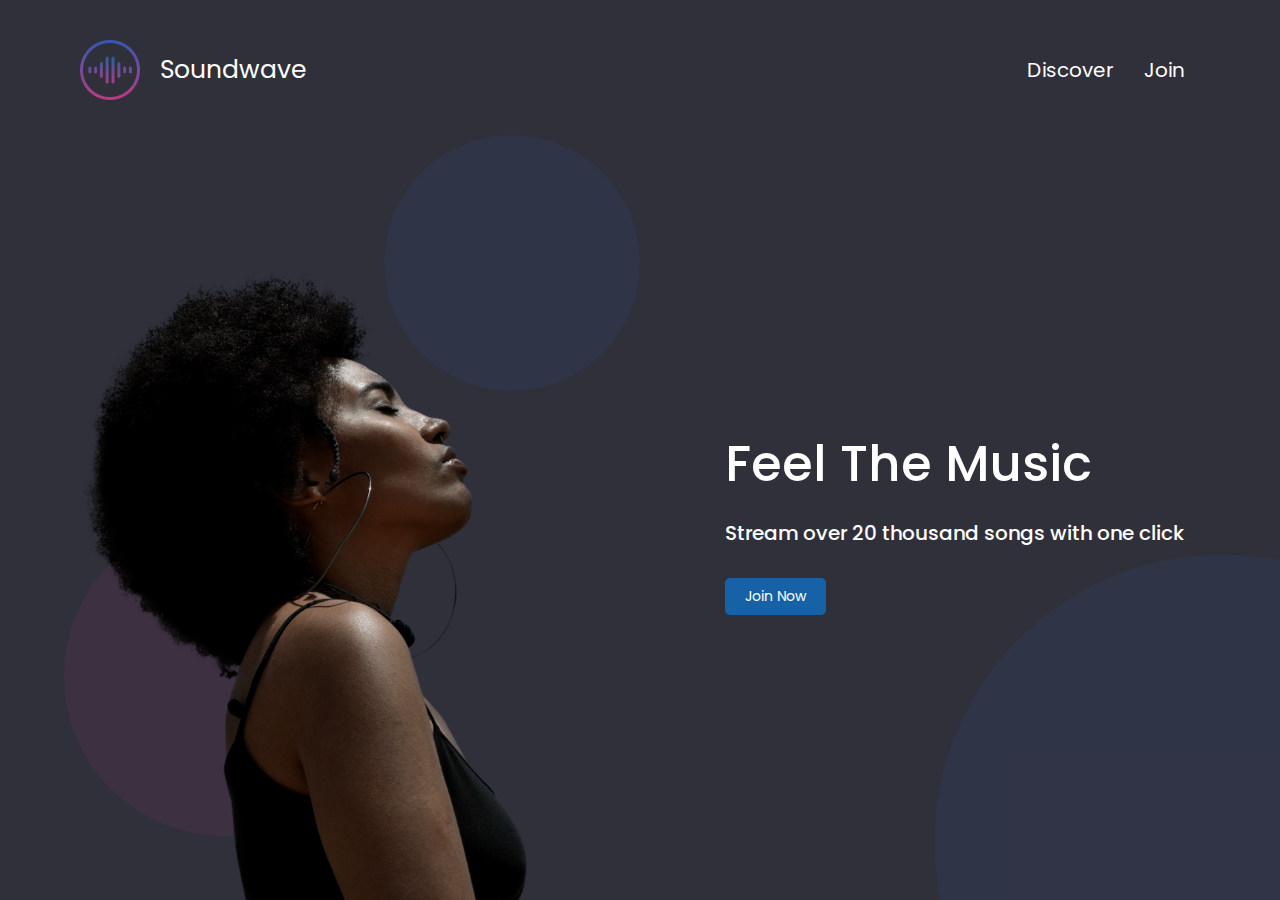
<file: index.html>
<!DOCTYPE html>
<html lang="en">
  <head>
    <meta charset="UTF-8" />
    <meta name="viewport" content="width=device-width, initial-scale=1.0" />
    <link rel="stylesheet" href="Resources/css/style.css" />
    <link rel="stylesheet" href="Resources/css/index.css" />
    <link rel="stylesheet" href="Resources/css/queries.css" />
    <title>Soundwave</title>
  </head>
  <body class="container full-height-grow">
    <header class="main-header">
      <a href="/" class="brand-logo">
        <img src="Resources/img/logo.png" alt="Logo" />
        <div class="brand-logo-name">Soundwave</div></a
      >
      <nav class="main-nav">
        <ul>
          <li><a href="discover.html">Discover</a></li>
          <li><a href="join.html">Join</a></li>
        </ul>
      </nav>
    </header>
    <section class="home-main-section">
      <div class="img-wrapper">
        <div class="lady-image"></div>
      </div>
      <div class="call-to-action">
        <h1 class="title">Feel The Music</h1>
        <span class="subtitle"
          >Stream over 20 thousand songs with one click</span
        >
        <a href="join.html" class="btn">Join Now</a>
      </div>
    </section>
    <div class="home-page-circle-1"></div>
    <div class="home-page-circle-2"></div>
    <div class="home-page-circle-3"></div>
  </body>
</html>
</file>
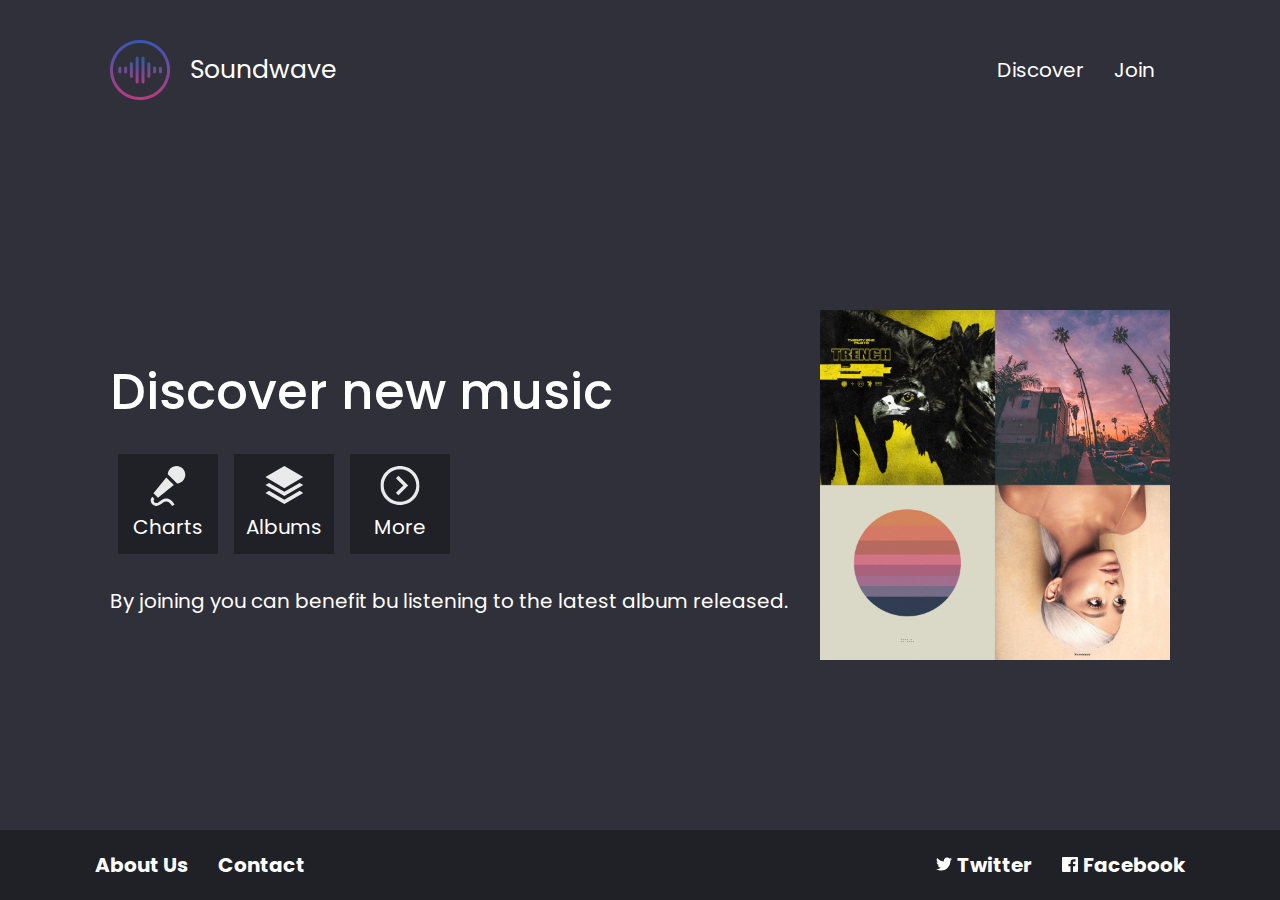
<file: discover.html>
<!DOCTYPE html>
<html lang="en">
  <head>
    <meta charset="UTF-8" />
    <meta name="viewport" content="width=device-width, initial-scale=1.0" />
    <link rel="stylesheet" href="Resources/css/style.css" />
    <link rel="stylesheet" href="Resources/css/discover.css" />
    <link rel="stylesheet" href="Resources/css/queries.css" />
    <title>Soundwave - Discover</title>
  </head>
  <body class="full-height-grow">
    <div class="container full-height-grow">
      <header class="main-header">
        <a href="/" class="brand-logo">
          <img src="Resources/img/logo.png" alt="Logo" />
          <div class="brand-logo-name">Soundwave</div></a
        >
        <nav class="main-nav">
          <ul>
            <li><a href="discover.html">Discover</a></li>
            <li><a href="join.html">Join</a></li>
          </ul>
        </nav>
      </header>
      <section class="discover-main-section">
        <div class="call-to-action">
          <h1 class="title">Discover new music</h1>
          <div class="icon-section">
            <div class="icon">
              <img src="Resources/img/microphone.svg" alt="microphone" />Charts
            </div>
            <div class="icon">
              <img src="Resources/img/albums.svg" alt="albums" />Albums
            </div>
            <div class="icon">
              <img src="Resources/img/more.svg" alt="more" />More
            </div>
          </div>
          By joining you can benefit bu listening to the latest album released.
        </div>
        <img class="covers-image" src="Resources/img/covers.jpg" alt="covers" />
      </section>
    </div>
    <footer class="main-footer">
      <div class="container">
        <nav class="footer-nav">
          <ul>
            <li><a href="#">About Us</a></li>
            <li><a href="#">Contact</a></li>
          </ul>
        </nav>
        <nav class="footer-nav">
          <ul>
            <li>
              <a
                target="_blank"
                rel="noopener noreferrer"
                href="https://twitter.com/"
                class="social-link"
              >
                <img src="Resources/img/twitter.svg" alt="" />Twitter</a
              >
            </li>
            <li>
              <a
                target="_blank"
                rel="noopener noreferrer"
                href="https://www.facebook.com/"
                class="social-link"
              >
                <img src="Resources/img/facebook.svg" alt="" />Facebook</a
              >
            </li>
          </ul>
        </nav>
      </div>
    </footer>
  </body>
</html>
</file>
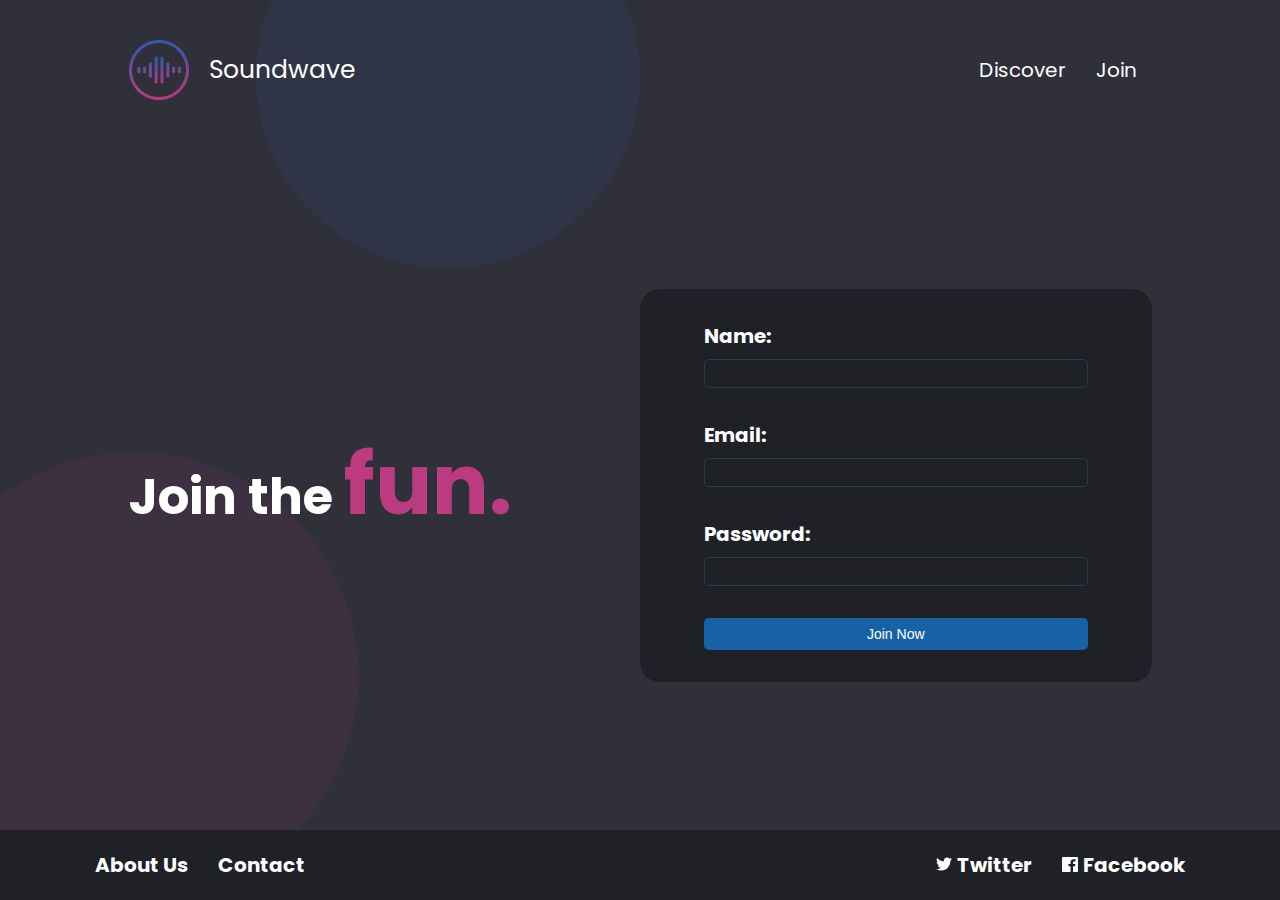
<file: join.html>
<!DOCTYPE html>
<html lang="en">
  <head>
    <meta charset="UTF-8" />
    <meta name="viewport" content="width=device-width, initial-scale=1.0" />
    <link rel="stylesheet" href="Resources/css/style.css" />
    <link rel="stylesheet" href="Resources/css/join.css" />
    <link rel="stylesheet" href="Resources/css/queries.css" />
    <title>Soundwave - Join</title>
  </head>
  <body class="full-height-grow">
    <div class="container full-height-grow">
      <header class="main-header">
        <a href="/" class="brand-logo">
          <img src="Resources/img/logo.png" alt="Logo" />
          <div class="brand-logo-name">Soundwave</div></a
        >
        <nav class="main-nav">
          <ul>
            <li><a href="discover.html">Discover</a></li>
            <li><a href="join.html">Join</a></li>
          </ul>
        </nav>
      </header>
      <section class="join-main-section">
        <h1 class="join-text">
          Join the
          <span class="accent-text">fun.</span>
        </h1>
        <form class="join-form">
          <div class="input-group">
            <label>Name:</label>
            <input type="text" />
          </div>
          <div class="input-group">
            <label>Email:</label>
            <input type="email" />
          </div>
          <div class="input-group">
            <label>Password:</label>
            <input type="password " />
          </div>
          <div class="input-group">
            <button type="button" class="btn">Join Now</button>
          </div>
        </form>
      </section>
    </div>
    <div class="join-page-circle-1"></div>
    <div class="join-page-circle-2"></div>

    <footer class="main-footer">
      <div class="container">
        <nav class="footer-nav">
          <ul>
            <li><a href="#">About Us</a></li>
            <li><a href="#">Contact</a></li>
          </ul>
        </nav>
        <nav class="footer-nav">
          <ul>
            <li>
              <a
                target="_blank"
                rel="noopener noreferrer"
                href="https://twitter.com/"
                class="social-link"
              >
                <img src="Resources/img/twitter.svg" alt="" />Twitter</a
              >
            </li>
            <li>
              <a
                target="_blank"
                rel="noopener noreferrer"
                href="https://www.facebook.com/"
                class="social-link"
              >
                <img src="Resources/img/facebook.svg" alt="" />Facebook</a
              >
            </li>
          </ul>
        </nav>
      </div>
    </footer>
  </body>
</html>
</file>
<file: Resources/css/style.css>
@import url("https://fonts.googleapis.com/css2?family=Poppins:wght@400;500;700&display=swap");

*,
*::before,
*::after {
  box-sizing: border-box;
}

body {
  padding: 0;
  margin: 0;
  background-color: #2f303a;
  font-family: "Poppins", sans-serif;
  font-size: 20px;
  color: white;
  min-height: 100vh;
}

.full-height-grow {
  display: flex;
  flex-direction: column;
}

.brand-logo {
  display: flex;
  align-items: center;
  font-size: 125%;
  color: inherit;
  text-decoration: none;
}

.brand-logo-name {
  margin: 20px;
}

.main-nav ul,
.footer-nav ul {
  display: flex;
  margin: 0;
  padding: 0;
  list-style: none;
}

.main-nav a,
.footer-nav a {
  color: inherit;
  text-decoration: none;
  padding: 15px;
}

.main-nav a:hover,
.footer-nav a:hover {
  color: #adadad;
}

.main-header,
.main-footer {
  display: flex;
  justify-content: space-between;
  align-items: center;
}
.main-header {
  height: 140px;
}

.main-footer {
  height: 70px;
  background-color: #202027;
  font-weight: bold;
}

.social-link img {
  width: 16px;
  margin-right: 5px;
}
.main-footer .container {
  display: flex;
  justify-content: space-between;
}
.container {
  max-width: 1200px;
  margin: 0 auto;
  padding: 0 40px;
  flex-grow: 1;
}

.title {
  font-weight: 500;
  font-size: 250%;
  margin-bottom: 16px;
  margin-top: 0;
}
.subtitle {
  font-weight: 500;
  font-size: 100;
  margin-bottom: 30px;
}
.btn {
  color: white;
  background-color: #1762a7;
  padding: 8px 20px;
  border-radius: 5px;
  text-decoration: none;
  font-size: 70%;
  outline: none;
  border: none;
  cursor: pointer;
}

.btn:hover {
  background-color: #2180db;
}
.btn:focus {
  background-color: #2796ff;
}
</file>
<file: Resources/css/index.css>
.home-main-section {
  display: flex;
  align-items: stretch;
  justify-content: space-between;
  flex-grow: 1;
}

.home-main-section .img-wrapper {
  flex-grow: 1;
  flex-direction: column;
  display: flex;
  align-items: stretch;
  justify-content: flex-end;
}

.home-main-section .lady-image {
  background-image: url(img/landing-page-girl.png);
  flex-grow: 1;
  max-height: 70vh;
  min-width: 30vw;
  background-size: contain;
  background-repeat: no-repeat;
  background-position: bottom left;
}

.home-main-section .call-to-action {
  display: flex;
  flex-direction: column;
  align-items: flex-start;
  margin: 16px;
  align-self: center;
}

@media (max-width: 900px) {
  .home-main-section .img-wrapper {
    display: none;
  }
  .home-main-section {
    justify-content: center;
  }
}

.home-page-circle-1 {
  position: absolute;
  width: 25vw;
  height: 25vw;
  border-radius: 50%;
  background-color: rgb(188, 58, 128, 0.1);
  bottom: 5vw;
  left: 5vw;
  z-index: -1;
}

.home-page-circle-2 {
  position: absolute;
  width: 20vw;
  height: 20vw;
  border-radius: 50%;
  background-color: rgb(52, 87, 178, 0.1);
  top: 15vh;
  left: 30vw;
  z-index: -1;
}
.home-page-circle-3 {
  position: absolute;
  overflow: hidden;
  width: 45vw;
  height: 45vw;
  bottom: 0;
  right: 0;
  z-index: -1;
}

.home-page-circle-3::before {
  content: "";
  transform: translate(40%, 40%);
  position: absolute;
  height: 100%;
  width: 100%;
  border-radius: 50%;
  background-color: rgb(52, 87, 178, 0.1);
}
</file>
<file: Resources/css/queries.css>
/* Big tablets 1024px to 1200px */

@media only screen and (max-width: 1200px) {
}

/* Small tablets to big tablets: from 768px to 1023px */

@media only screen and (max-width: 1023px) {
}

/* Small phones to small tablets: from 480px to 767px */

@media only screen and (max-width: 767px) {
  body {
    font-size: 15px;
  }
  .main-footer {
    height: 40px;
    background-color: #202027;
    font-weight: normal;
    margin: 0;
    padding: 0;
  }
  .footer-nav a {
    padding: 5px;
  }

  .social-link img {
    width: 12px;
  }
}

/* Small phones: from 0 to 480px */

@media only screen and (max-width: 480px) {
  .main-nav a {
    color: inherit;
    text-decoration: none;
    padding: 8px;
  }
  body {
    font-size: 12px;
  }
  .icon {
    display: flex;
    flex-direction: column;
    justify-content: center;
    align-items: center;
    margin: 4px;
    padding: 12px;
    width: 80px;
    height: 80px;
    background-color: #202027;
    margin-bottom: 32px;
  }

  .icon img {
    width: 30px;
  }
  .brand-logo img {
    width: 45px;
  }
  .discover-main-section .covers-image {
    margin-top: 32px;
    height: 30vh;
    width: 150px;
    height: 150px;
    align-items: center;
    justify-content: center;
  }
  .input-group {
    margin-bottom: 15px;
  }
  .join-form {
    padding: 25px 40px;
    width: 70vw;
  }
}

/* .join-form {
  padding: 25px 30px;
  width: 70vw;
} */
</file>
<file: Resources/css/discover.css>
.discover-main-section {
  display: flex;
  align-items: center;
  justify-content: space-between;
  flex-grow: 1;
}
.discover-main-section .covers-image {
  width: 30vw;
  margin-left: 32px;
  height: auto;
  max-width: 350px;
}

.icon-section {
  display: flex;
}
.icon {
  display: flex;
  flex-direction: column;
  justify-content: space-between;
  align-items: center;
  margin: 8px;
  padding: 12px;
  width: 100px;
  height: 100px;
  background-color: #202027;
  margin-bottom: 32px;
}

.icon img {
  width: 40px;
}

@media (max-width: 800px) {
  .discover-main-section {
    flex-direction: column;
    justify-content: center;
  }
  .discover-main-section .covers-image {
    margin-top: 32px;
    height: 30vh;
    width: auto;
  }
}
</file>
<file: Resources/css/join.css>
.join-main-section {
  display: flex;
  justify-content: space-between;
  align-items: center;
  flex-grow: 1;
}

.join-text {
  font-size: 250%;
  font-weight: bold;
  margin: 0;
}

.join-text span {
  font-size: 170%;
}

.accent-text {
  color: #bc3a80;
}
.join-form {
  background-color: #202027;
  width: 50vw;
  max-width: 50%;
  padding: 32px 64px;
  border-radius: 20px;
}

.input-group {
  margin-bottom: 32px;
  display: flex;
  flex-direction: column;
}

.input-group:last-child {
  margin-bottom: 0;
}

.input-group label {
  font-weight: bold;
  margin-bottom: 8px;
}
.input-group input {
  outline: none;
  background: none;
  border: 1px solid #2e3852;
  font-size: 50%;
  padding: 8px;
  color: inherit;
  border-radius: 5px;
}

.input-group input:focus {
  border-color: #596da0;
}

@media (max-width: 800px) {
  .join-main-section {
    flex-direction: column;
    justify-content: center;
  }
  .join-form {
    width: 80vw;
    max-width: inherit;
    margin: 32px 0;
  }
}

.join-page-circle-1 {
  position: absolute;
  overflow: hidden;
  width: 35vw;
  height: 35vw;
  bottom: 0;
  left: 0;
  z-index: -1;
}

.join-page-circle-1::before {
  content: "";
  transform: translateX(-20%);
  position: absolute;
  height: 100%;
  width: 100%;
  border-radius: 50%;
  background-color: rgb(188, 58, 128, 0.1);
}

.join-page-circle-2 {
  position: absolute;
  overflow: hidden;
  width: 30vw;
  height: 30vw;
  top: 0;
  left: 20vw;
  z-index: -1;
}

.join-page-circle-2::before {
  content: "";
  transform: translateY(-30%);
  position: absolute;
  height: 100%;
  width: 100%;
  border-radius: 50%;
  background-color: rgb(52, 87, 178, 0.1);
}
</file>
